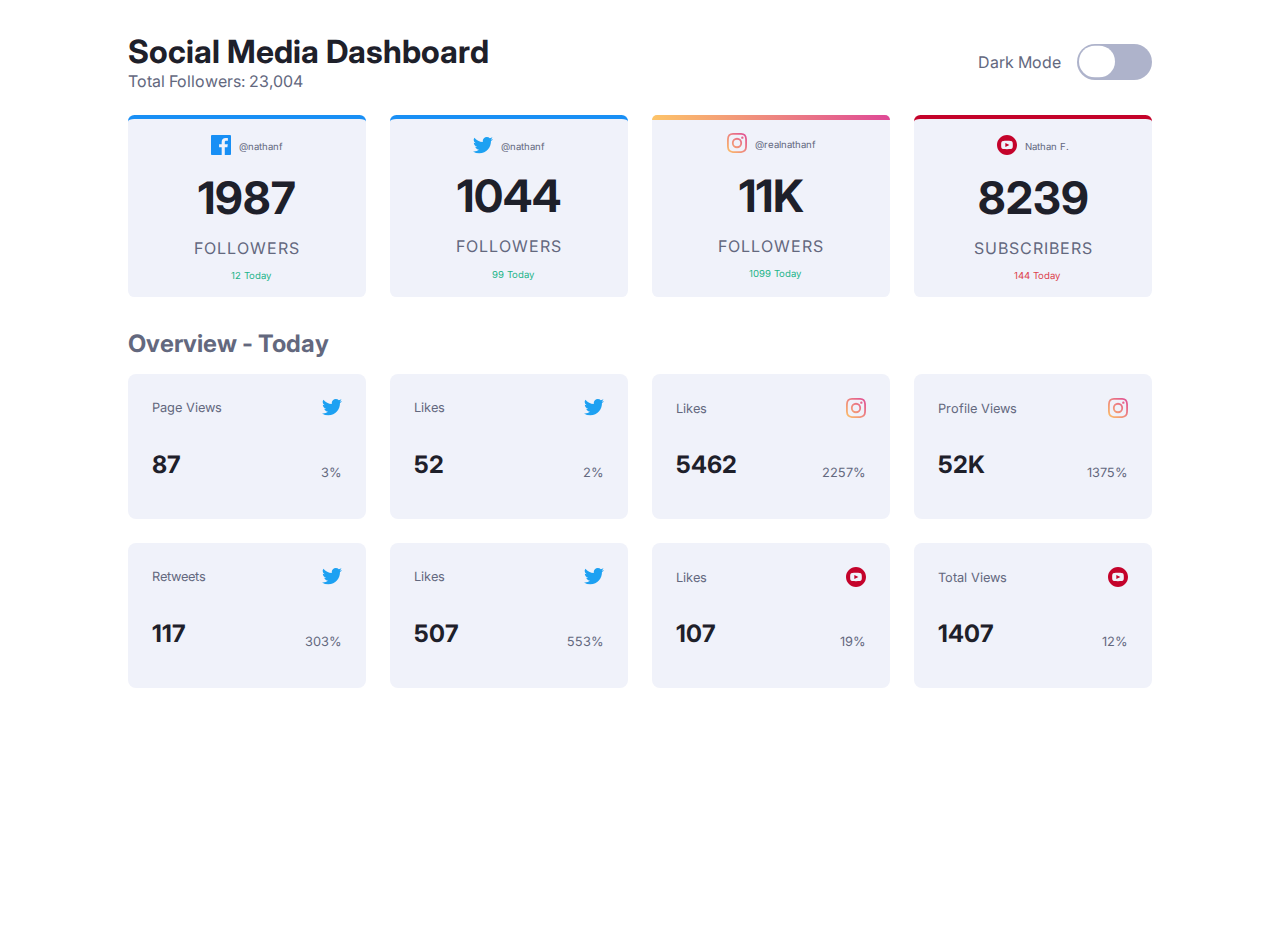
<file: index.html>
<!DOCTYPE html>
<html lang="en">
<head>
  <meta charset="UTF-8">
  <meta name="viewport" content="width=device-width, initial-scale=1.0"> <!-- displays site properly based on user's device -->

  <link rel="icon" type="image/png" sizes="32x32" href="./images/favicon-32x32.png">
  
  <title>Frontend Mentor | [Challenge Name Here]</title>

  <!-- GOOGLE FONT 👍 -->
  <link rel="preconnect" href="https://fonts.googleapis.com">
<link rel="preconnect" href="https://fonts.gstatic.com" crossorigin>
<link href="https://fonts.googleapis.com/css2?family=Inter+Tight:ital,wght@0,100..900;1,100..900&family=Inter:ital,opsz,wght@0,14..32,100..900;1,14..32,100..900&family=Poppins:ital,wght@0,100;0,200;0,300;0,400;0,500;0,600;0,700;0,800;0,900;1,100;1,200;1,300;1,400;1,500;1,600;1,700;1,800;1,900&family=Rubik:ital,wght@0,300..900;1,300..900&display=swap" rel="stylesheet">

<link rel="stylesheet" href="style.css">

<!-- AWESOME CDN -->
<link rel="stylesheet" href="https://cdnjs.cloudflare.com/ajax/libs/font-awesome/6.6.0/css/all.min.css" integrity="sha512-Kc323vGBEqzTmouAECnVceyQqyqdsSiqLQISBL29aUW4U/M7pSPA/gEUZQqv1cwx4OnYxTxve5UMg5GT6L4JJg==" crossorigin="anonymous" referrerpolicy="no-referrer" />


</head>
<body>
  <div class="container">
    <header>
      <div class="media">
        <h1>
          Social Media Dashboard
        </h1>
        <p>
          Total Followers: 23,004
        </p>
      </div>
      <div class="theme__toggle">
        <p>
          Dark Mode
        </p>
        <div class="toggle">
          <input type="radio" name="toggle" class="dark__theme" value="dark" id="darkmode" checked/>
          <label for="darkmode">D</label>

          <input type="radio" value="light" class="light__theme"   name="toggle" id="lightmode" />
          <label for="lightmode">L</label>
          <div class="circle"></div>
        </div>
      </div>
    </header>
    <main>
      <div class="top__cards">
        <div class="card">
          <div class="socials">
            <span><svg xmlns="http://www.w3.org/2000/svg" width="20" height="20"><path fill="#178FF5" d="M18.896 0H1.104C.494 0 0 .494 0 1.104v17.793C0 19.506.494 20 1.104 20h9.58v-7.745H8.076V9.237h2.606V7.01c0-2.583 1.578-3.99 3.883-3.99 1.104 0 2.052.082 2.329.119v2.7h-1.598c-1.254 0-1.496.597-1.496 1.47v1.928h2.989l-.39 3.018h-2.6V20h5.098c.608 0 1.102-.494 1.102-1.104V1.104C20 .494 19.506 0 18.896 0z"/></svg></span>  <p>@nathanf </p>
          </div>
          <h1>1987</h1>
          <p>
            Followers
          </p>
          <div class="day">
            <span><i class="fa-solid fa-sort-up"></i></span>
            <p>
              12 Today
            </p>
          </div>
        </div>
        <div class="card">
          <div class="socials">
            <span>
              <svg xmlns="http://www.w3.org/2000/svg" width="20" height="17"><path fill="#1DA1F2" d="M20 1.924a8.192 8.192 0 01-2.357.646A4.11 4.11 0 0019.448.3a8.22 8.22 0 01-2.606.996A4.096 4.096 0 0013.847 0c-2.65 0-4.596 2.472-3.998 5.037A11.648 11.648 0 011.392.752a4.109 4.109 0 001.27 5.478 4.086 4.086 0 01-1.858-.513C.76 7.616 2.122 9.395 4.095 9.79a4.113 4.113 0 01-1.853.07 4.106 4.106 0 003.833 2.849A8.25 8.25 0 010 14.41a11.616 11.616 0 006.29 1.843c7.618 0 11.922-6.434 11.663-12.205A8.354 8.354 0 0020 1.924z"/></svg>
            </span>  <p>@nathanf </p>
          </div>
          <h1>1044</h1>
          <p>
            Followers
          </p>
          <div class="day">
            <span><i class="fa-solid fa-sort-up"></i></span>

            <p>
              99 Today
            </p>
          </div>
        </div>
        <div class="card">
          <div class="socials">
            <span><svg xmlns="http://www.w3.org/2000/svg" width="20" height="20"><defs><linearGradient id="a" x1="100%" x2="0%" y1="0%" y2="100%"><stop offset="0%" stop-color="#DF4896"/><stop offset="50.913%" stop-color="#EE877E"/><stop offset="100%" stop-color="#FDC366"/></linearGradient></defs><path fill="url(#a)" d="M10 1.802c2.67 0 2.987.01 4.042.059 2.71.123 3.975 1.409 4.099 4.099.048 1.054.057 1.37.057 4.04 0 2.672-.01 2.988-.057 4.042-.124 2.687-1.387 3.975-4.1 4.099-1.054.048-1.37.058-4.041.058-2.67 0-2.987-.01-4.04-.058-2.717-.124-3.977-1.416-4.1-4.1-.048-1.054-.058-1.37-.058-4.041 0-2.67.01-2.986.058-4.04.124-2.69 1.387-3.977 4.1-4.1 1.054-.048 1.37-.058 4.04-.058zM10 0C7.284 0 6.944.012 5.878.06 2.246.227.228 2.242.06 5.877.01 6.944 0 7.284 0 10s.012 3.057.06 4.123c.167 3.632 2.182 5.65 5.817 5.817 1.067.048 1.407.06 4.123.06s3.057-.012 4.123-.06c3.629-.167 5.652-2.182 5.816-5.817.05-1.066.061-1.407.061-4.123s-.012-3.056-.06-4.122C19.777 2.249 17.76.228 14.124.06 13.057.01 12.716 0 10 0zm0 4.865a5.135 5.135 0 100 10.27 5.135 5.135 0 000-10.27zm0 8.468a3.333 3.333 0 110-6.666 3.333 3.333 0 010 6.666zm5.338-9.87a1.2 1.2 0 100 2.4 1.2 1.2 0 000-2.4z"/></svg></span>  <p>  @realnathanf</p>
          </div>
          <h1>11K</h1>
          <p>
            Followers
          </p>
          <div class="day">
            <span><i class="fa-solid fa-sort-up"></i></span>
            <p>
              1099 Today
            </p>
          </div>
        </div>
        <div class="card">
          <div class="socials">
            <span><svg xmlns="http://www.w3.org/2000/svg" width="20" height="20"><path fill="#C4032B" d="M10 0C4.478 0 0 4.478 0 10c0 5.523 4.478 10 10 10 5.523 0 10-4.477 10-10 0-5.522-4.477-10-10-10zm3.7 14.077c-1.75.12-5.652.12-7.402 0-1.896-.13-2.117-1.059-2.131-4.077.014-3.024.237-3.947 2.131-4.077 1.75-.12 5.652-.12 7.403 0 1.897.13 2.117 1.059 2.132 4.077-.015 3.024-.237 3.947-2.132 4.077zM8.334 8.048l4.098 1.949-4.098 1.955V8.048z"/></svg></span>  <p>Nathan F. </p>
          </div>
          <h1>8239</h1>
          <p>
            Subscribers
          </p>
          <div class="day">
            <span><i class="fa-solid fa-sort-down"></i></span>
            <p>
              144 Today
            </p>
          </div>
        </div>
      </div>
      <div class="more">
        <h2>Overview - Today</h2>
        <div class="bottom__cards">
          <div class="card">
            <div class="top">
              <p>
                Page Views
              </p>
              <span>
                <svg xmlns="http://www.w3.org/2000/svg" width="20" height="17"><path fill="#1DA1F2" d="M20 1.924a8.192 8.192 0 01-2.357.646A4.11 4.11 0 0019.448.3a8.22 8.22 0 01-2.606.996A4.096 4.096 0 0013.847 0c-2.65 0-4.596 2.472-3.998 5.037A11.648 11.648 0 011.392.752a4.109 4.109 0 001.27 5.478 4.086 4.086 0 01-1.858-.513C.76 7.616 2.122 9.395 4.095 9.79a4.113 4.113 0 01-1.853.07 4.106 4.106 0 003.833 2.849A8.25 8.25 0 010 14.41a11.616 11.616 0 006.29 1.843c7.618 0 11.922-6.434 11.663-12.205A8.354 8.354 0 0020 1.924z"/></svg>
              </span> 
            </div>
            <div class="bottom">
              <h2>
                87
              </h2>
              <span><i class="fa-solid fa-sort-up"></i><p>3%</p></span>
            </div>
          </div>
          <div class="card">
            <div class="top">
              <p>
              Likes
              </p>
              <span>
                <svg xmlns="http://www.w3.org/2000/svg" width="20" height="17"><path fill="#1DA1F2" d="M20 1.924a8.192 8.192 0 01-2.357.646A4.11 4.11 0 0019.448.3a8.22 8.22 0 01-2.606.996A4.096 4.096 0 0013.847 0c-2.65 0-4.596 2.472-3.998 5.037A11.648 11.648 0 011.392.752a4.109 4.109 0 001.27 5.478 4.086 4.086 0 01-1.858-.513C.76 7.616 2.122 9.395 4.095 9.79a4.113 4.113 0 01-1.853.07 4.106 4.106 0 003.833 2.849A8.25 8.25 0 010 14.41a11.616 11.616 0 006.29 1.843c7.618 0 11.922-6.434 11.663-12.205A8.354 8.354 0 0020 1.924z"/></svg>
              </span> 
            </div>
            <div class="bottom">
              <h2>
                52
              </h2>
              <span><i class="fa-solid fa-sort-down"></i> <p>2%</p></span>
            </div>
          </div>
          <div class="card">
            <div class="top">
              <p>
               Likes
              </p>
              <span>
                <svg xmlns="http://www.w3.org/2000/svg" width="20" height="20"><defs><linearGradient id="a" x1="100%" x2="0%" y1="0%" y2="100%"><stop offset="0%" stop-color="#DF4896"/><stop offset="50.913%" stop-color="#EE877E"/><stop offset="100%" stop-color="#FDC366"/></linearGradient></defs><path fill="url(#a)" d="M10 1.802c2.67 0 2.987.01 4.042.059 2.71.123 3.975 1.409 4.099 4.099.048 1.054.057 1.37.057 4.04 0 2.672-.01 2.988-.057 4.042-.124 2.687-1.387 3.975-4.1 4.099-1.054.048-1.37.058-4.041.058-2.67 0-2.987-.01-4.04-.058-2.717-.124-3.977-1.416-4.1-4.1-.048-1.054-.058-1.37-.058-4.041 0-2.67.01-2.986.058-4.04.124-2.69 1.387-3.977 4.1-4.1 1.054-.048 1.37-.058 4.04-.058zM10 0C7.284 0 6.944.012 5.878.06 2.246.227.228 2.242.06 5.877.01 6.944 0 7.284 0 10s.012 3.057.06 4.123c.167 3.632 2.182 5.65 5.817 5.817 1.067.048 1.407.06 4.123.06s3.057-.012 4.123-.06c3.629-.167 5.652-2.182 5.816-5.817.05-1.066.061-1.407.061-4.123s-.012-3.056-.06-4.122C19.777 2.249 17.76.228 14.124.06 13.057.01 12.716 0 10 0zm0 4.865a5.135 5.135 0 100 10.27 5.135 5.135 0 000-10.27zm0 8.468a3.333 3.333 0 110-6.666 3.333 3.333 0 010 6.666zm5.338-9.87a1.2 1.2 0 100 2.4 1.2 1.2 0 000-2.4z"/></svg>
              </span> 
            </div>
            <div class="bottom">
              <h2>
               5462
              </h2>
              <span><i class="fa-solid fa-sort-up"></i> <p>
                2257%
              </p></span>
            </div>
          </div>
          <div class="card">
            <div class="top">
              <p>
                Profile Views
              </p>
              <span>
                <svg xmlns="http://www.w3.org/2000/svg" width="20" height="20"><defs><linearGradient id="a" x1="100%" x2="0%" y1="0%" y2="100%"><stop offset="0%" stop-color="#DF4896"/><stop offset="50.913%" stop-color="#EE877E"/><stop offset="100%" stop-color="#FDC366"/></linearGradient></defs><path fill="url(#a)" d="M10 1.802c2.67 0 2.987.01 4.042.059 2.71.123 3.975 1.409 4.099 4.099.048 1.054.057 1.37.057 4.04 0 2.672-.01 2.988-.057 4.042-.124 2.687-1.387 3.975-4.1 4.099-1.054.048-1.37.058-4.041.058-2.67 0-2.987-.01-4.04-.058-2.717-.124-3.977-1.416-4.1-4.1-.048-1.054-.058-1.37-.058-4.041 0-2.67.01-2.986.058-4.04.124-2.69 1.387-3.977 4.1-4.1 1.054-.048 1.37-.058 4.04-.058zM10 0C7.284 0 6.944.012 5.878.06 2.246.227.228 2.242.06 5.877.01 6.944 0 7.284 0 10s.012 3.057.06 4.123c.167 3.632 2.182 5.65 5.817 5.817 1.067.048 1.407.06 4.123.06s3.057-.012 4.123-.06c3.629-.167 5.652-2.182 5.816-5.817.05-1.066.061-1.407.061-4.123s-.012-3.056-.06-4.122C19.777 2.249 17.76.228 14.124.06 13.057.01 12.716 0 10 0zm0 4.865a5.135 5.135 0 100 10.27 5.135 5.135 0 000-10.27zm0 8.468a3.333 3.333 0 110-6.666 3.333 3.333 0 010 6.666zm5.338-9.87a1.2 1.2 0 100 2.4 1.2 1.2 0 000-2.4z"/></svg>
              </span> 
            </div>
            <div class="bottom">
              <h2>
                52K
              </h2>
              <span><i class="fa-solid fa-sort-up"></i> <p>
                1375%
              </p></span>
            </div>
          </div>
          <div class="card">
            <div class="top">
              <p>
                Retweets
              </p>
              <span>
                <svg xmlns="http://www.w3.org/2000/svg" width="20" height="17"><path fill="#1DA1F2" d="M20 1.924a8.192 8.192 0 01-2.357.646A4.11 4.11 0 0019.448.3a8.22 8.22 0 01-2.606.996A4.096 4.096 0 0013.847 0c-2.65 0-4.596 2.472-3.998 5.037A11.648 11.648 0 011.392.752a4.109 4.109 0 001.27 5.478 4.086 4.086 0 01-1.858-.513C.76 7.616 2.122 9.395 4.095 9.79a4.113 4.113 0 01-1.853.07 4.106 4.106 0 003.833 2.849A8.25 8.25 0 010 14.41a11.616 11.616 0 006.29 1.843c7.618 0 11.922-6.434 11.663-12.205A8.354 8.354 0 0020 1.924z"/></svg>
              </span> 
            </div>
            <div class="bottom">
              <h2>
                117
              </h2>
              <span><i class="fa-solid fa-sort-up"></i> <p>
                303%
              </p> </span>
            </div>
          </div>
          <div class="card">
            <div class="top">
              <p>
              Likes
              </p>
              <span>
                <svg xmlns="http://www.w3.org/2000/svg" width="20" height="17"><path fill="#1DA1F2" d="M20 1.924a8.192 8.192 0 01-2.357.646A4.11 4.11 0 0019.448.3a8.22 8.22 0 01-2.606.996A4.096 4.096 0 0013.847 0c-2.65 0-4.596 2.472-3.998 5.037A11.648 11.648 0 011.392.752a4.109 4.109 0 001.27 5.478 4.086 4.086 0 01-1.858-.513C.76 7.616 2.122 9.395 4.095 9.79a4.113 4.113 0 01-1.853.07 4.106 4.106 0 003.833 2.849A8.25 8.25 0 010 14.41a11.616 11.616 0 006.29 1.843c7.618 0 11.922-6.434 11.663-12.205A8.354 8.354 0 0020 1.924z"/></svg>
              </span> 
            </div>
            <div class="bottom">
              <h2>
                507
              </h2>
              <span><i class="fa-solid fa-sort-up"></i> <p>
                553%
              </p> </span>
            </div>
          </div>
          <div class="card">
            <div class="top">
              <p>
                Likes
              </p>
              <span>
                <svg xmlns="http://www.w3.org/2000/svg" width="20" height="20"><path fill="#C4032B" d="M10 0C4.478 0 0 4.478 0 10c0 5.523 4.478 10 10 10 5.523 0 10-4.477 10-10 0-5.522-4.477-10-10-10zm3.7 14.077c-1.75.12-5.652.12-7.402 0-1.896-.13-2.117-1.059-2.131-4.077.014-3.024.237-3.947 2.131-4.077 1.75-.12 5.652-.12 7.403 0 1.897.13 2.117 1.059 2.132 4.077-.015 3.024-.237 3.947-2.132 4.077zM8.334 8.048l4.098 1.949-4.098 1.955V8.048z"/></svg>
                </span>
            </div>
            <div class="bottom">
              <h2>
                107
              </h2>
              <span><i class="fa-solid fa-sort-down"></i> <p>
                19%
              </p> </span>
            </div>
          </div>
          <div class="card">
            <div class="top">
              <p>
               Total Views
              </p>
              <span>
                <svg xmlns="http://www.w3.org/2000/svg" width="20" height="20"><path fill="#C4032B" d="M10 0C4.478 0 0 4.478 0 10c0 5.523 4.478 10 10 10 5.523 0 10-4.477 10-10 0-5.522-4.477-10-10-10zm3.7 14.077c-1.75.12-5.652.12-7.402 0-1.896-.13-2.117-1.059-2.131-4.077.014-3.024.237-3.947 2.131-4.077 1.75-.12 5.652-.12 7.403 0 1.897.13 2.117 1.059 2.132 4.077-.015 3.024-.237 3.947-2.132 4.077zM8.334 8.048l4.098 1.949-4.098 1.955V8.048z"/></svg>
                </span>
            </div>
            <div class="bottom">
              <h2>
                1407
              </h2>
              <span><i class="fa-solid fa-sort-down"></i> <p>
                12%
              </p></span>
            </div>
          </div>
        </div>
      </div>
    
    </main>
  </div>

  </div>
  <script src="script.js"></script>
</body>
</html>
</file>
<file: style.css>
:root{
--Lime-Green: hsl(163, 72%, 41%);
--Bright-Red: hsl(356, 69%, 56%);
--Facebook: hsl(208, 92%, 53%);
--Twitter: hsl(203, 89%, 53%);
--Instagram: linear-gradient(to right, #fdc468, #df4996);
--YouTube: hsl(348, 97%, 39%);
--Toggle: hsl(230, 22%, 74%);

--White-BG: hsl(0, 0%, 100%);
--Very-Pale-Blue-Top-BG-Pattern: hsl(225, 100%, 98%);
--Light-Grayish-Blue-Card-BG: hsl(227, 47%, 96%);
--Dark-Grayish-BlueText: hsl(228, 12%, 44%);
--Very-Dark-Blue-Text: hsl(230, 17%, 14%);
--hover:#e1e3f0;
}
.darkmode{
  --White-BG: #20222f ;
  --Very-Pale-Blue-Top-BG-Pattern: hsl(225, 100%, 98%);
  --Light-Grayish-Blue-Card-BG: #252b43;
  --Dark-Grayish-BlueText: hsl(228, 12%, 44%);
  --Very-Dark-Blue-Text:  hsl(0, 0%, 100%);
  --hover:#333a56;
  --Toggle: linear-gradient(to right, hsl(210, 78%, 56%), hsl(146, 68%, 55%));
}

body{
  margin: 0;
  padding: 0;
  font-family: "Inter", sans-serif;
  min-height: 100vh;
  background: var(--White-BG);
}
*{
  margin: 0;
  padding: 0;
  box-sizing: border-box;
  list-style: none;
  text-decoration: none;
  outline: none;
}
.container{
  width: 80%;
  margin: 2rem auto;
}
 header {
  display: flex ;
  justify-content: space-between;
 }
 header p{
  color: var(--Dark-Grayish-BlueText);
 }
 .top__cards{
  display: grid;
  grid-template-columns: repeat(4,1fr);
  gap: 1.5rem;
  text-align: center;

 }
 main{
  margin-top: 1.5rem;
  display: grid;
  gap: 2rem;
 }
 .top__cards .card .socials p{
  font-size: .6rem;
  color: var(--Dark-Grayish-BlueText);
 }
 .top__cards .card{
  display: grid;
  gap: .8rem;
  place-content: center;
  cursor: pointer;
  background: var(--Light-Grayish-Blue-Card-BG);
  padding: 1rem;
  border-radius: .4rem;
  border-top: 4px solid var(--Facebook);
  position: relative;
 }
 .card:hover{
  background: var(--hover);
 }
 h1{
  color: var(--Very-Dark-Blue-Text);
 }
 .top__cards .card:nth-child(3){
  border-top:none;
 }
 .top__cards .card:nth-child(3)::after{
  position: absolute;
  content: "";
  top: 0;
  width: 100%;
  height: 5px;
  background-image:var(--Instagram);
  border-radius: .5rem .5rem 0 0;
 }
 .top__cards .card:nth-child(4){
  border-top: 4px solid var(--YouTube);
  }
 .top__cards .card >p{
  text-transform: uppercase;
  color: var(--Dark-Grayish-BlueText);
  letter-spacing: 1px;
 }
 .top__cards .card h1{
  font-size: 2.8rem;
  color: var(--Very-Dark-Blue-Text);
 }
 .top__cards .card .socials span {
  font-size: .8rem;
 }
 .top__cards .card .socials {
  display: flex;
  align-items: center;
  justify-content: center;
  gap: .5rem;
 }
 .top__cards .card .day{
display: flex;
place-content: center;
gap: .5rem;
color: var(--Lime-Green);
 }
 .theme__toggle {
  display: flex;
align-items: center;
gap: 1rem;
 }
.toggle{
  background: var(--Toggle);
  padding: .5rem  ;
  border-radius: 1.5rem;
  position: relative;
  cursor: pointer;
}

label{
  position: relative;
  margin-right: 1rem;
  z-index: 10; 
  font-weight: 500;
  opacity: 0;
  font-weight: 600;
  color: #20222f;
  cursor: pointer;
}
label:nth-child(2){
  padding-right: .1rem;
}


.circle{
  background-color: var(--White-BG);
  height: 2.2rem;
  width: 2.5rem;
  transform: scale(.9);
  top: 0;
  position: absolute;
  border-radius: 2rem;
  transition: left .5s ease-in-out;
}
input[type=radio]{
  display: none;
}

.light__theme:checked ~ .circle{
  left: 2.2rem;
}
.dark__theme:checked ~ .circle{
  left: 0;
}









 .top__cards .card .day p{
  font-size: .6rem;
 }
 .top__cards .card:last-child .day{
color: var(--Bright-Red);
 }
 .top__cards .card:last-child .day span{
  display: inline;
  margin-top: -.4rem;
 }
 .more .bottom__cards{
  display: grid;
  grid-template-columns: repeat(4,1fr);
  gap: 1.5rem;
 }
 .more h2{
  margin-bottom: 1rem;
  color: var(--Dark-Grayish-BlueText);
 }
 .more .bottom__cards .card{
 background: var(--Light-Grayish-Blue-Card-BG);
 padding: 1.5rem;
 border-radius: .5rem;
 cursor: pointer;
 display: grid;
 gap: 2rem;
 }
 .more .bottom__cards .card div{
  display: flex;
  justify-content: space-between;
  align-items: center;
 }
 .more .bottom__cards .card  h2{
  color: var(--Very-Dark-Blue-Text);
 }
 .more .bottom__cards .card div p{
  font-size: .8rem;
  color: var(--Dark-Grayish-BlueText);
 }
 .more .bottom__cards .card div span{
  color: var(--Lime-Green);
  font-size: .8rem;
  display: flex;
  justify-content: space-between;
  align-items: center;
  gap: .3rem;
 }
 .more .bottom__cards .card:hover{
  background: var(--hover);
 }
 .more .bottom__cards .card:nth-child(2) div span{
 color: var(--Bright-Red);
 }
 .more .bottom__cards .card:nth-child(7) div span{
 color: var(--Bright-Red);
 }
 .more .bottom__cards .card:nth-child(8) div span{
 color: var(--Bright-Red);
 }
 .more .bottom__cards .card:nth-child(2) div span i{
  margin-bottom: .3rem;
  }
  .more .bottom__cards .card:nth-child(8) div span i{
    margin-bottom: .3rem;
    }
    .more .bottom__cards .card:nth-child(7) div span i{
      margin-bottom: .3rem;
      }

      .more .bottom__cards .card div span i{
        margin-bottom: -.3rem;
       }

       @media screen and (max-width:850px){
        .container{
          width: 88%;
          margin: 1rem auto;
        }
       .top__cards{
        grid-template-columns: repeat(2,1fr);
       }
       h1{
        font-size: 1.5rem;
       }
       .more .bottom__cards {
        grid-template-columns: repeat(3,1fr);
       }
       
       }

       @media screen and (max-width:550px){
        .container{
          width: 90%;
         
        }
       .top__cards{
        grid-template-columns:1fr;
       }
       h1{
        font-size: 1.2rem;
       }
       .more .bottom__cards {
        grid-template-columns:1fr;
       }
       
       }
</file>
